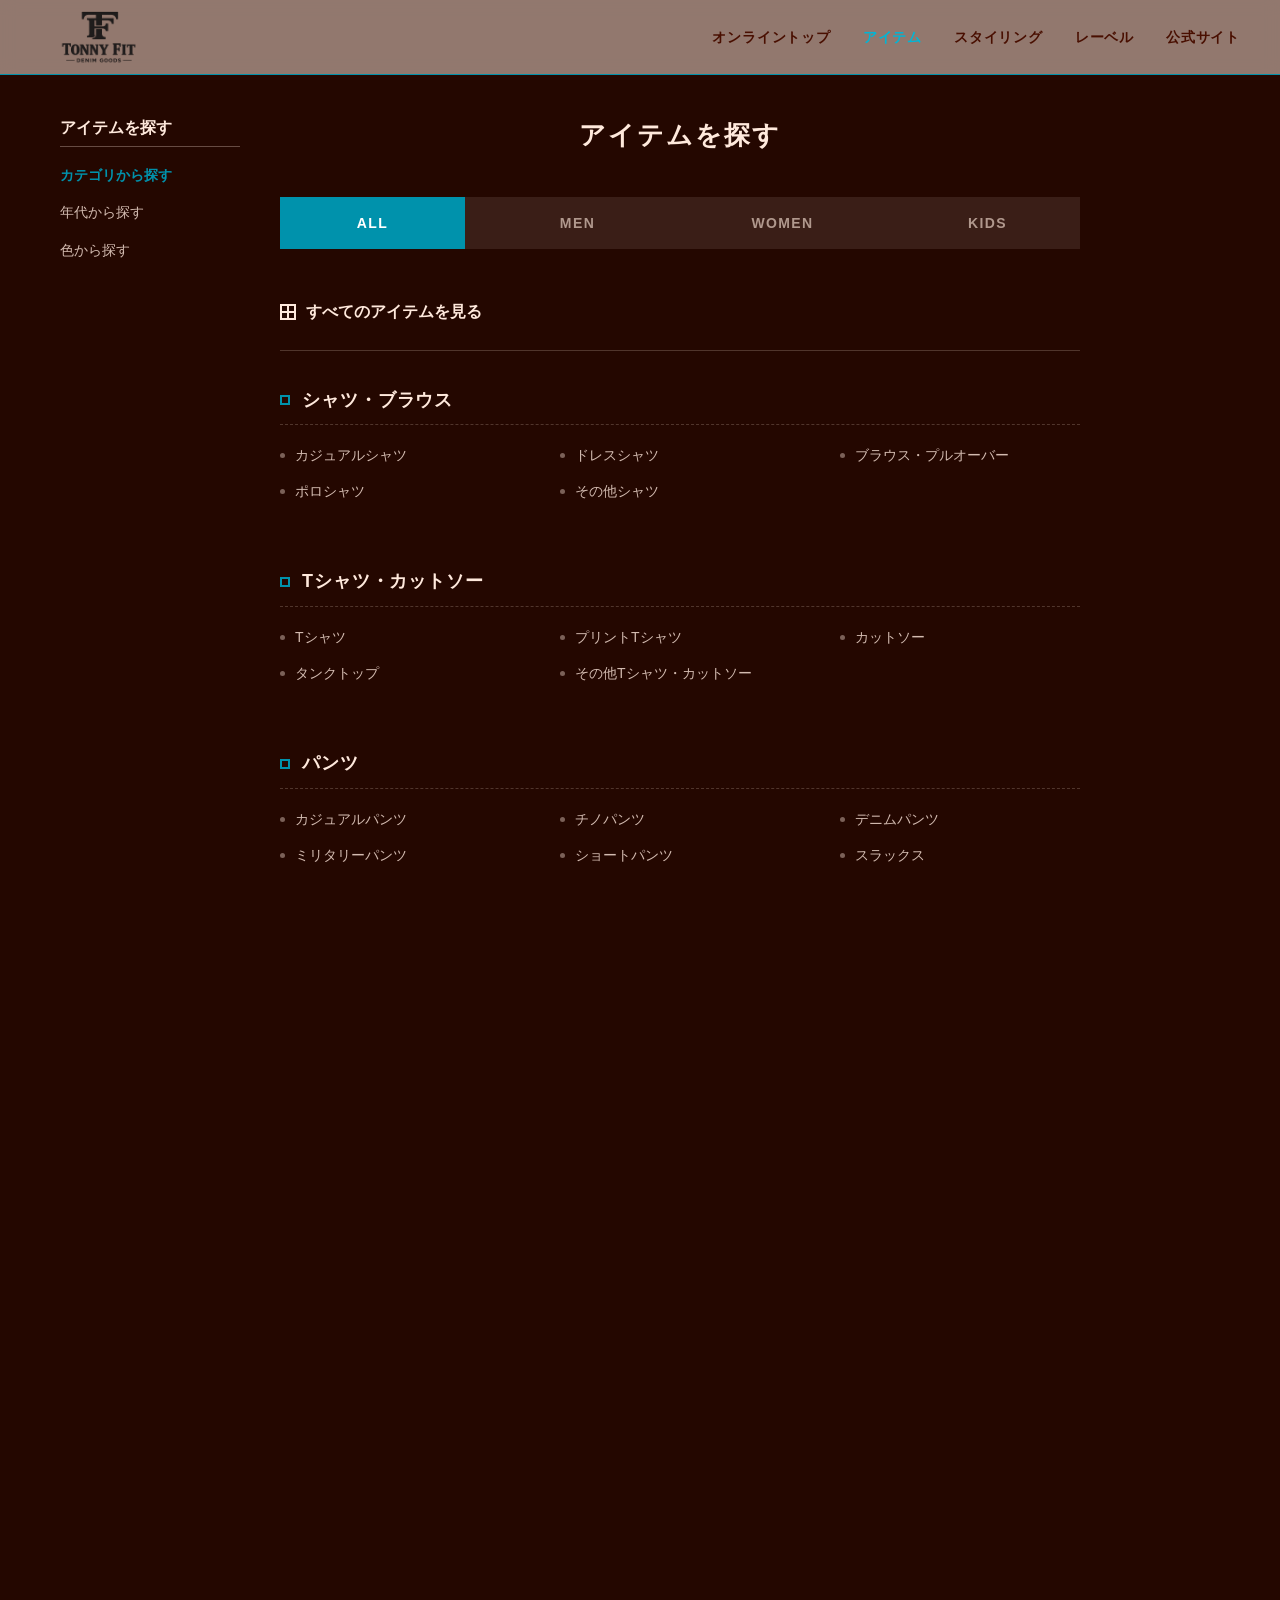
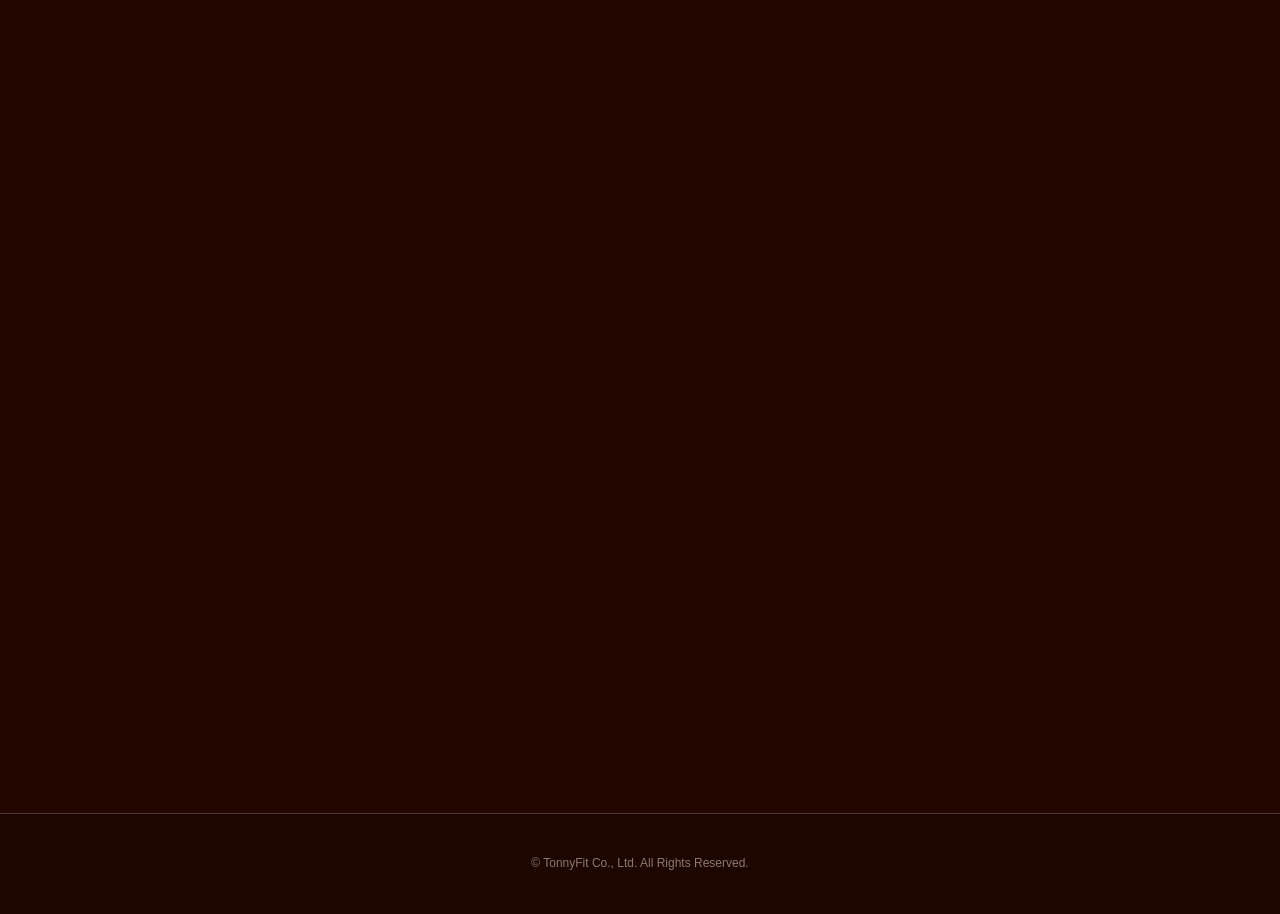
<file: onlineshop/category.html>
<!doctype html>
<html lang="ja">
  <head>
    <meta charset="UTF-8" />
    <meta name="viewport" content="width=device-width, initial-scale=1.0" />
    <title>アイテムを探す | TonnyFit</title>
    <!-- 💡 共通のCSSファイルを読み込み（これで土台やドット付きメニューも一発適用！） -->
    <link rel="stylesheet" href="../css/item.css" />

    <style>
      /* ==========================================
         アイテムページ専用のスタイル定義（グリッドと配置のみ）
         ========================================== */
      /* メインレイアウト（共通2カラム構造） */
      /* CSSの .container を以下に書き換える */
      /* メインレイアウトの修正 */
      /* container の中央寄せ設定を解除し、左詰めに戻す */
      .container {
        max-width: 1200px; /* 少し広げて余裕を持たせる */
        margin: 0 auto; /* 左右中央に配置 */
        display: flex;
        padding: 40px 20px;
        gap: 40px; /* gapを80pxから40pxに縮小 */
        justify-content: flex-start; /* 左寄せに戻す */
      }

      aside {
        width: 180px; /* サイドメニュー幅を少し縮める */
        flex-shrink: 0;
      }

      main {
        flex-grow: 1;
        max-width: 800px; /* コンテンツ幅を制限して左寄りに見せる */
      }

      .page-title {
        font-size: 26px;
        font-weight: 700;
        margin-bottom: 30px;
        letter-spacing: 2px;
      }

      /* サイドバー（アイテムを探す用ナビ） */

      .filter-section h3 {
        font-size: 16px;
        font-weight: bold;
        margin-bottom: 15px;
        border-bottom: 1px solid rgba(255, 233, 220, 0.3);
        padding-bottom: 5px;
      }
      .filter-list {
        list-style: none;
      }
      .filter-list li {
        margin-bottom: 12px;
      }
      .filter-list a {
        font-size: 14px;
        color: rgba(255, 233, 220, 0.8);
      }
      .filter-list a:hover {
        color: rgb(0, 146, 172);
      }

      /* スマホ表示の時のレイアウト微調整 */
      @media (max-width: 768px) {
        .container {
          flex-direction: column;
          gap: 20px;
        }
        aside {
          width: 100%;
          margin-bottom: 20px;
        }
      }
      /* --- フワッと表示用の共通スタイル --- */
      .scroll-fade-in {
        opacity: 0;
        transform: translateY(15px);
        transition:
          opacity 0.8s ease-out,
          transform 0.8s ease-out;
      }

      .scroll-fade-in.is-visible {
        opacity: 1;
        transform: translateY(0);
      }
      /* ページロード時にクラスが付与されていない要素を強制的に表示させない */
      .scroll-fade-in {
        opacity: 0;
        transform: translateY(15px);
        transition:
          opacity 0.8s ease-out,
          transform 0.8s ease-out;
      }
      /* コンテナを中央に寄せつつ、少しゆとりを持たせる */
      .label-container {
        max-width: 1000px; /* 少しタイトにすると中央感が強調されます */
        margin: 0 auto;
        padding: 60px 20px;
      }

      /* ページタイトルとタブも中央揃えに */
      .page-title {
        text-align: center;
        margin-bottom: 40px;
      }

      .tab-container {
        display: flex;
        justify-content: center; /* これでMENとWOMENが綺麗に中央に来ます */
        gap: 20px;
        margin-bottom: 50px;
      }
    </style>
  </head>
  <body>
    <!-- ヘッダー（共通CSSから自動適用） -->
    <header>
      <div class="header-container">
        <a href="online.html" class="logo">
          <img
            class="logo"
            src="../images/31833963-60DB-429D-B823-72A00010497C.png"
            alt="TonnyFitホーム"
          />
        </a>
        <nav class="nav-links">
          <a href="online.html">オンライントップ</a>
          <a href="category.html" style="color: rgb(0, 182, 214) !important"
            >アイテム</a
          >
          <a href="styling.html">スタイリング</a>
          <a href="label.html">レーベル</a>
          <a href="../index.html">公式サイト</a>
        </nav>
      </div>
    </header>

    <!-- メインレイアウト -->
    <div class="container">
      <!-- 左：サイドバー -->
      <aside>
        <div class="filter-section">
          <h3>アイテムを探す</h3>
          <ul class="filter-list">
            <li>
              <a href="#" style="font-weight: bold; color: rgb(0, 146, 172)"
                >カテゴリから探す</a
              >
            </li>
            <li><a href="#">年代から探す</a></li>
            <li><a href="#">色から探す</a></li>
          </ul>
        </div>
      </aside>

      <!-- 右：メインコンテンツ -->
      <main>
        <h2 class="page-title">アイテムを探す</h2>

        <!-- 性別選択（共通CSSから自動適用） -->
        <div class="tab-container">
          <span class="tab-item active">ALL</span>
          <span class="tab-item">MEN</span>
          <span class="tab-item">WOMEN</span>
          <span class="tab-item">KIDS</span>
        </div>

        <!-- 全てを見るリンク（共通CSSから自動適用） -->
        <div>
          <a href="index.html" class="all-items-link">すべてのアイテムを見る</a>
        </div>

        <!-- カテゴリブロック：シャツ -->
        <div class="category-group scroll-fade-in">
          <h3>シャツ・ブラウス</h3>
          <div class="sub-category-grid">
            <a href="index.html">カジュアルシャツ</a>
            <a href="#">ドレスシャツ</a>
            <a href="#">ブラウス・プルオーバー</a>
            <a href="#">ポロシャツ</a>
            <a href="#">その他シャツ</a>
          </div>
        </div>

        <!-- カテゴリブロック：Tシャツ -->
        <div class="category-group scroll-fade-in">
          <h3>Tシャツ・カットソー</h3>
          <div class="sub-category-grid">
            <a href="#">Tシャツ</a>
            <a href="#">プリントTシャツ</a>
            <a href="#">カットソー</a>
            <a href="#">タンクトップ</a>
            <a href="#">その他Tシャツ・カットソー</a>
          </div>
        </div>

        <!-- カテゴリブロック：パンツ -->
        <div class="category-group scroll-fade-in">
          <h3>パンツ</h3>
          <div class="sub-category-grid">
            <a href="#">カジュアルパンツ</a>
            <a href="#">チノパンツ</a>
            <a href="#">デニムパンツ</a>
            <a href="#">ミリタリーパンツ</a>
            <a href="#">ショートパンツ</a>
            <a href="#">スラックス</a>
          </div>
        </div>

        <!-- カテゴリブロック：アウター -->
        <div class="category-group scroll-fade-in">
          <h3>ジャケット・ブルゾン</h3>
          <div class="sub-category-grid">
            <a href="#">テーラードジャケット</a>
            <a href="#">ブルゾン</a>
            <a href="#">ダウンジャケット</a>
            <a href="#">ミリタリージャケット</a>
            <a href="#">コート</a>
          </div>
        </div>

        <!-- カテゴリブロック：追加分 -->
        <div class="category-group scroll-fade-in">
          <h3>アクセサリー</h3>
          <div class="sub-category-grid">
            <a href="#">ネックレス</a>
            <a href="#">リング</a>
            <a href="#">ブレスレット</a>
            <a href="#">ピアス・イヤリング</a>
            <a href="#">時計</a>
          </div>
        </div>

        <div class="category-group scroll-fade-in">
          <h3>バッグ・小物</h3>
          <div class="sub-category-grid">
            <a href="#">トートバッグ</a>
            <a href="#">リュック</a>
            <a href="#">ショルダーバッグ</a>
            <a href="#">財布・革小物</a>
            <a href="#">サングラス</a>
          </div>
        </div>

        <div class="category-group scroll-fade-in">
          <h3>シューズ</h3>
          <div class="sub-category-grid">
            <a href="#">スニーカー</a>
            <a href="#">ブーツ</a>
            <a href="#">サンダル</a>
            <a href="#">ドレスシューズ</a>
          </div>
        </div>

        <div class="category-group scroll-fade-in">
          <h3>ホーム・雑貨</h3>
          <div class="sub-category-grid">
            <a href="#">クッション</a>
            <a href="#">タオル</a>
            <a href="#">ステーショナリー</a>
            <a href="#">その他雑貨</a>
          </div>
        </div>

        <!-- さらにカテゴリを追加 -->
        <div class="category-group scroll-fade-in">
          <h3>ライフスタイル</h3>
          <div class="sub-category-grid">
            <a href="#">インテリア雑貨</a>
            <a href="#">フレグランス</a>
            <a href="#">アウトドア用品</a>
            <a href="#">トラベルグッズ</a>
          </div>
        </div>

        <div class="category-group scroll-fade-in">
          <h3>限定コレクション</h3>
          <div class="sub-category-grid">
            <a href="#">コラボレーション</a>
            <a href="#">ヴィンテージ復刻</a>
            <a href="#">シーズン限定品</a>
          </div>
        </div>

        <div class="category-group scroll-fade-in">
          <h3>ギフト・ケア用品</h3>
          <div class="sub-category-grid">
            <a href="#">ギフトラッピング</a>
            <a href="#">洗剤・メンテナンス</a>
            <a href="#">ケアツール</a>
          </div>
        </div>
      </main>
    </div>

    <!-- フッター（共通CSSから自動適用） -->
    <footer>
      <p>© TonnyFit Co., Ltd. All Rights Reserved.</p>
    </footer>

    <script>
      // 共通のスクロール監視処理
      document.addEventListener("DOMContentLoaded", () => {
        const observer = new IntersectionObserver(
          (entries) => {
            entries.forEach((entry) => {
              if (entry.isIntersecting) {
                entry.target.classList.add("is-visible");
              } else {
                entry.target.classList.remove("is-visible");
              }
            });
          },
          { threshold: 0.5 },
        );

        // scroll-fade-in クラスがついた要素すべてを監視対象にする
        document.querySelectorAll(".scroll-fade-in").forEach((el) => {
          observer.observe(el);
        });
      });

      // タブの切り替え処理（既存のコード）
      document.querySelectorAll(".tab-item").forEach((item) => {
        item.addEventListener("click", function () {
          document.querySelectorAll(".tab-item").forEach((tab) => {
            tab.classList.remove("active");
          });
          this.classList.add("active");
        });
      });

      // ページを開いた時、画面内にある要素を強制的に表示させる
      document.addEventListener("DOMContentLoaded", () => {
        const allElements = document.querySelectorAll(".scroll-fade-in");
        allElements.forEach((el) => {
          // 画面内にすでにある要素はすぐ表示
          const rect = el.getBoundingClientRect();
          if (rect.top < window.innerHeight) {
            el.classList.add("is-visible");
          }
        });
      });
    </script>
  </body>
</html>
</file>
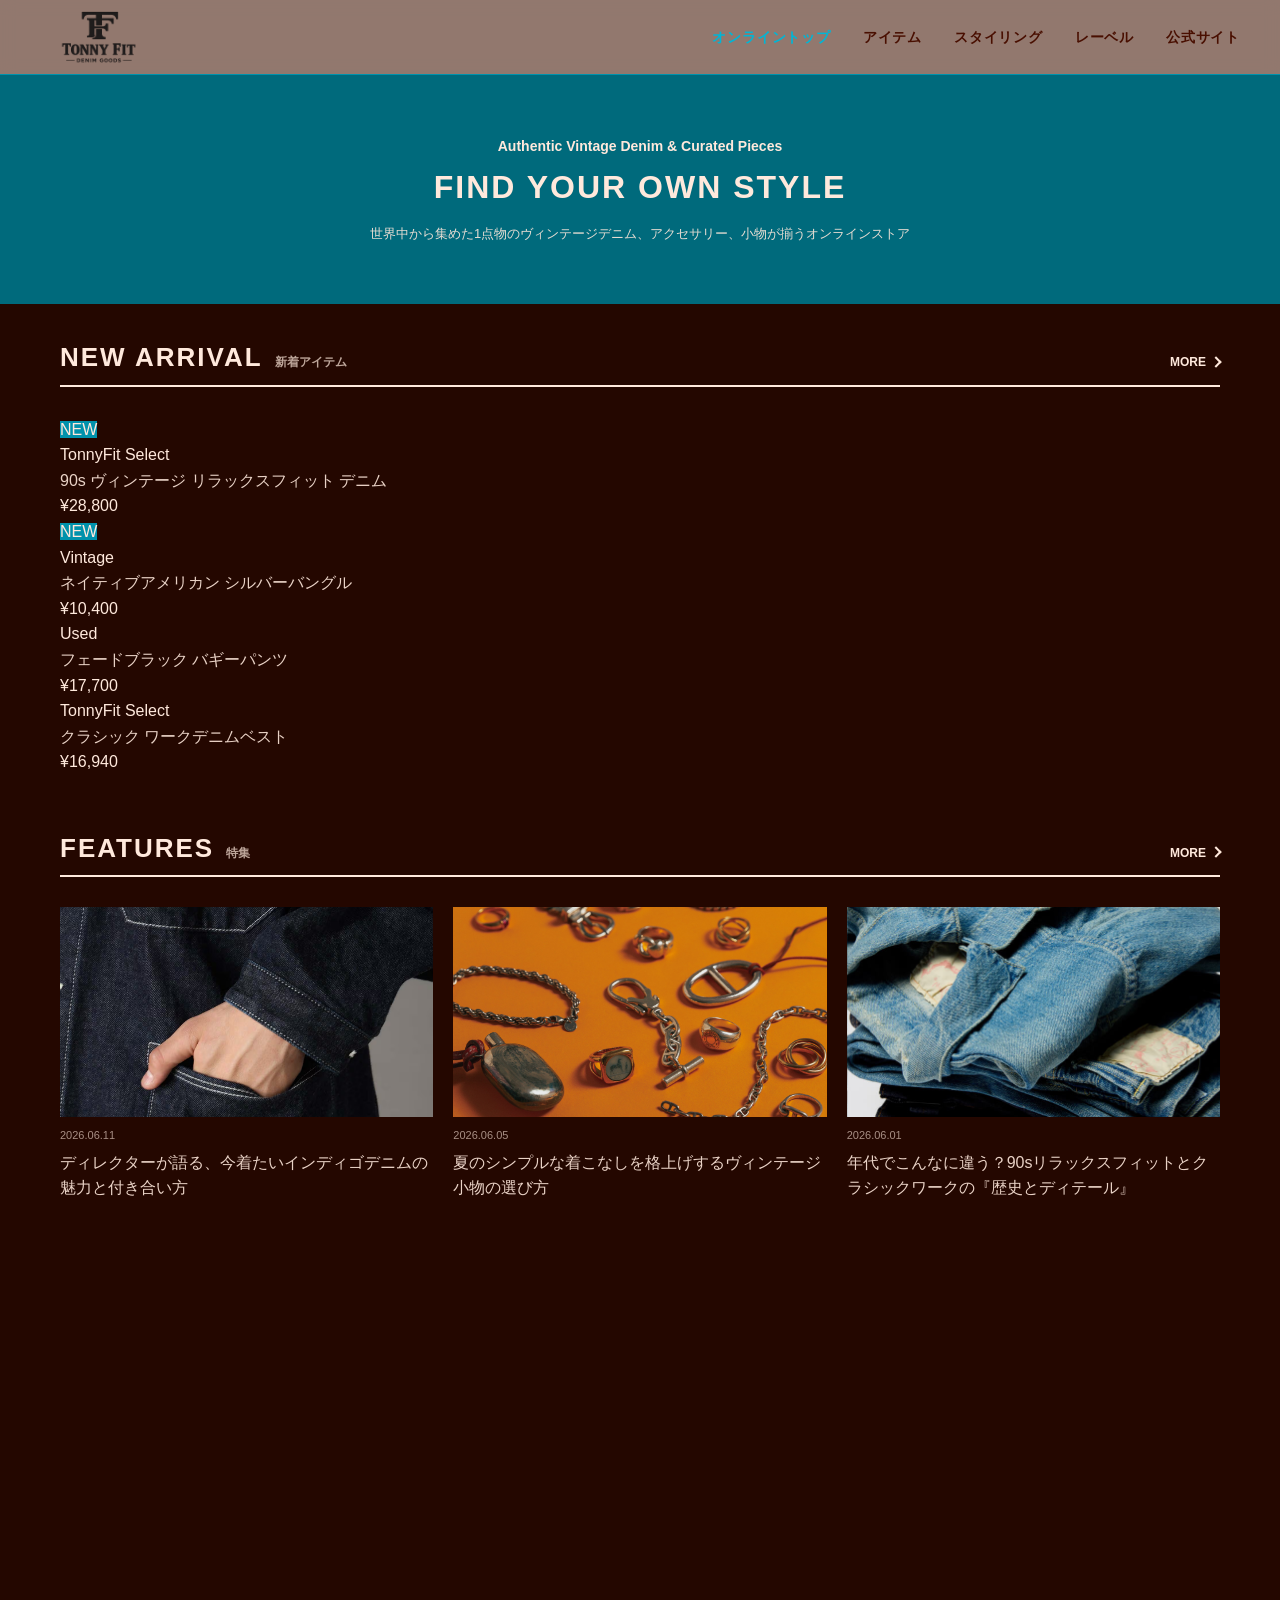
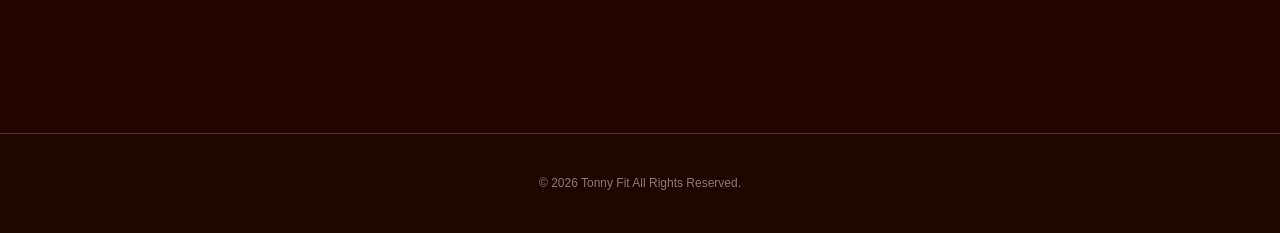
<file: onlineshop/online.html>
<!doctype html>
<html lang="ja">
  <head>
    <meta charset="UTF-8" />
    <meta name="viewport" content="width=device-width, initial-scale=1.0" />
    <title>TonnyFit | 公式オンラインショップ</title>
    <!-- 💡 共通のCSSファイルを読み込み（これでヘッダー・フッター・背景が自動適用！） -->
    <link rel="stylesheet" href="../css/item.css" />

    <style>
      /* ==========================================
         トップページ専用のスタイル定義（グリッドと装飾のみ）
         ========================================== */
      /* 1. メインビジュアル（カルーセルエリア） */
      .hero-carousel {
        width: 100%;
        background-color: rgb(0, 106, 124);
        color: rgb(255, 233, 220);
        padding: 60px 20px;
        text-align: center;
        margin-bottom: 40px;
      }
      .hero-inner {
        max-width: 1200px;
        margin: 0 auto;
      }
      .hero-title {
        font-size: 32px;
        font-weight: bold;
        letter-spacing: 2px;
        margin-bottom: 10px;
      }

      /* 2. セクションヘッダー */
      .top-section {
        max-width: 1200px;
        margin: 0 auto 60px auto;
        padding: 0 20px;
      }
      .section-header {
        display: flex;
        justify-content: space-between;
        align-items: flex-end;
        border-bottom: 2px solid rgb(255, 233, 220);
        padding-bottom: 12px;
        margin-bottom: 30px;
      }
      .section-title-box {
        display: flex;
        align-items: baseline;
        gap: 12px;
      }
      .section-title {
        font-size: 26px;
        font-family: "Impact", "Arial Black", sans-serif;
        font-weight: 900;
        letter-spacing: 2px;
        line-height: 1;
        color: rgb(255, 233, 220);
      }
      .section-subtitle {
        font-size: 12px;
        color: rgba(255, 233, 220, 0.7);
        font-weight: bold;
      }
      .view-more {
        font-size: 12px;
        font-weight: bold;
        color: rgb(255, 233, 220);
        display: flex;
        align-items: center;
      }
      .view-more:hover {
        color: rgb(0, 146, 172);
      }
      .view-more::after {
        content: "";
        display: inline-block;
        width: 6px;
        height: 6px;
        border-top: 2px solid currentColor;
        border-right: 2px solid currentColor;
        transform: rotate(45deg);
        margin-left: 6px;
        margin-bottom: 2px;
      }

      /* 各種テキストカラーの調整 */
      .brand-name,
      .price {
        color: rgb(255, 233, 220);
      }
      .product-name,
      .feature-text,
      .staff-info strong {
        color: rgba(255, 233, 220, 0.9);
      }
      .feature-date,
      .staff-info span {
        color: rgba(255, 233, 220, 0.6) !important;
      }

      /* 3. 特集用の変則グリッド */
      .features-grid {
        display: grid;
        grid-template-columns: repeat(auto-fill, minmax(280px, 1fr));
        gap: 20px;
      }
      .feature-card {
        display: flex;
        flex-direction: column;
      }
      .feature-image {
        width: 100%;
        aspect-ratio: 16 / 9;
        background-color: rgba(255, 233, 220, 0.1);
        margin-bottom: 10px;
        object-fit: cover;
      }
      .feature-date {
        font-size: 11px;
        margin-bottom: 5px;
      }

      /* 4. スタイリング用の4列グリッド */
      .styling-grid {
        display: grid;
        grid-template-columns: repeat(auto-fill, minmax(220px, 1fr));
        gap: 15px;
      }
      .styling-card {
        position: relative;
      }
      .styling-image {
        width: 100%;
        aspect-ratio: 3 / 4;
        background-color: rgba(255, 233, 220, 0.1);
        object-fit: cover;
      }
      .staff-info {
        margin-top: 8px;
        font-size: 12px;
      }

      /* スマホ表示の時の調整 */
      @media (max-width: 768px) {
        .hero-title {
          font-size: 24px;
        }
        .section-title {
          font-size: 22px;
        }
        .features-grid {
          grid-template-columns: repeat(1, 1fr);
        }
        .styling-grid {
          grid-template-columns: repeat(2, 1fr);
        }
      }

      /* アニメーション前の状態（ここが原因で透明になっています） */
      .scroll-fade-in {
        opacity: 0;
        transform: translateY(15px);
        transition:
          opacity 0.8s ease-out,
          transform 0.8s ease-out;
      }

      /* ★重要：ここが必要です！「is-visible」がついたら透明度を1にする */
      .scroll-fade-in.is-visible {
        opacity: 1;
        transform: translateY(0);
      }

      html,
      body {
        opacity: 1;
        visibility: visible;
      }
    </style>
  </head>
  <body>
    <!-- 共通ヘッダー -->
    <header>
      <div class="header-container">
        <a href="online.html" class="logo">
          <img
            class="logo"
            src="../images/31833963-60DB-429D-B823-72A00010497C.png"
            alt="TonnyFitホーム"
          />
        </a>
        <nav class="nav-links">
          <a href="online.html" style="color: rgb(0, 182, 214) !important"
            >オンライントップ</a
          >
          <a href="category.html">アイテム</a>
          <a href="styling.html">スタイリング</a>
          <a href="label.html">レーベル</a>
          <a href="../index.html">公式サイト</a>
        </nav>
      </div>
    </header>

    <!-- 1. メインビジュアル -->
    <section class="hero-carousel">
      <div class="hero-inner">
        <p
          style="
            font-size: 14px;
            font-weight: bold;
            margin-bottom: 5px;
            color: rgb(255, 233, 220);
          "
        >
          Authentic Vintage Denim & Curated Pieces
        </p>
        <h1
          class="hero-title"
          style="
            color: rgb(255, 233, 220);
            font-family: &quot;Impact&quot;, sans-serif;
          "
        >
          FIND YOUR OWN STYLE
        </h1>
        <p style="font-size: 13px; opacity: 0.9; color: rgb(255, 233, 220)">
          世界中から集めた1点物のヴィンテージデニム、アクセサリー、小物が揃うオンラインストア
        </p>
      </div>
    </section>

    <!-- 2. ピックアップ / 新着アイテム -->
    <section class="top-section scroll-fade-in">
      <div class="section-header">
        <div class="section-title-box">
          <h2 class="section-title">NEW ARRIVAL</h2>
          <span class="section-subtitle">新着アイテム</span>
        </div>
        <a href="category.html" class="view-more">MORE</a>
      </div>

      <div class="product-grid">
        <div class="product-card">
          <span class="badge new" style="background: rgb(0, 146, 172)"
            >NEW</span
          >
          <div
            class="product-image"
            style="
              background-image: url(&quot;https://via.placeholder.com/300x400?text=New+1&quot;);
              background-size: cover;
            "
          ></div>
          <div class="brand-name">TonnyFit Select</div>
          <div class="product-name">
            90s ヴィンテージ リラックスフィット デニム
          </div>
          <div class="price">¥28,800</div>
        </div>
        <div class="product-card">
          <span class="badge new" style="background: rgb(0, 146, 172)"
            >NEW</span
          >
          <div
            class="product-image"
            style="
              background-image: url(&quot;https://via.placeholder.com/300x400?text=New+2&quot;);
              background-size: cover;
            "
          ></div>
          <div class="brand-name">Vintage</div>
          <div class="product-name">ネイティブアメリカン シルバーバングル</div>
          <div class="price">¥10,400</div>
        </div>
        <div class="product-card">
          <div
            class="product-image"
            style="
              background-image: url(&quot;https://via.placeholder.com/300x400?text=New+3&quot;);
              background-size: cover;
            "
          ></div>
          <div class="brand-name">Used</div>
          <div class="product-name">フェードブラック バギーパンツ</div>
          <div class="price">¥17,700</div>
        </div>
        <div class="product-card">
          <div
            class="product-image"
            style="
              background-image: url(&quot;https://via.placeholder.com/300x400?text=New+4&quot;);
              background-size: cover;
            "
          ></div>
          <div class="brand-name">TonnyFit Select</div>
          <div class="product-name">クラシック ワークデニムベスト</div>
          <div class="price">¥16,940</div>
        </div>
      </div>
    </section>

    <!-- 3. 特集（FEATURES） -->
    <section class="top-section scroll-fade-in">
      <div class="section-header">
        <div class="section-title-box">
          <h2 class="section-title">FEATURES</h2>
          <span class="section-subtitle">特集</span>
        </div>
        <a href="#" class="view-more">MORE</a>
      </div>
      <div class="features-grid">
        <div class="feature-card">
          <div
            class="feature-image"
            style="
              background-image: url(../images/GX-Y01-006_1-5.avif);
              background-size: cover;
            "
          ></div>
          <span class="feature-date">2026.06.11</span>
          <p class="feature-text">
            ディレクターが語る、今着たいインディゴデニムの魅力と付き合い方
          </p>
        </div>
        <div class="feature-card">
          <div
            class="feature-image"
            style="
              background-image: url(../images/221117_ur_vintagejewelry_news.jpg);
              background-size: cover;
              background-position: center;
            "
          ></div>
          <span class="feature-date">2026.06.05</span>
          <p class="feature-text">
            夏のシンプルな着こなしを格上げするヴィンテージ小物の選び方
          </p>
        </div>

        <div class="feature-card">
          <div
            class="feature-image"
            style="
              background-image: url(../images/11-1-1.jpg);
              background-size: cover;
              background-position: center;
            "
          ></div>
          <span class="feature-date">2026.06.01</span>
          <p class="feature-text">
            年代でこんなに違う？90sリラックスフィットとクラシックワークの『歴史とディテール』
          </p>
        </div>
      </div>
    </section>

    <!-- 4. スタイリング（STYLING） -->
    <section class="top-section scroll-fade-in">
      <div class="section-header">
        <div class="section-title-box">
          <h2 class="section-title">STYLING</h2>
          <span class="section-subtitle">スタイリング</span>
        </div>
        <a href="styling.html" class="view-more">MORE</a>
      </div>

      <div class="styling-grid">
        <!-- 1人目：Takuya -->
        <div class="styling-card">
          <div
            class="styling-image"
            style="
              background-image: url(../images/19459c5cc15b237ceec2f2423d84359f.jpg);
              background-size: cover;
            "
          ></div>
          <p class="staff-info">
            <strong>Takuya</strong><br /><span>TonnyFit 表参道</span>
          </p>
        </div>

        <!-- 2人目：April -->
        <div class="styling-card">
          <div
            class="styling-image"
            style="
              background-image: url(../images/5810cc3a15cbf8d18a09d610f1d45d55.jpg);
              background-size: cover;
            "
          ></div>
          <p class="staff-info">
            <strong>Mei</strong><br /><span>TonnyFit 表参道</span>
          </p>
        </div>

        <!-- 3人目：Miku -->
        <div class="styling-card">
          <div
            class="styling-image"
            style="
              background-image: url(../images/2091ba13a1e55e1b36b4e8381c353899.jpg);
              background-size: cover;
            "
          ></div>
          <p class="staff-info">
            <strong>Miku</strong><br /><span>TonnyFit 表参道</span>
          </p>
        </div>

        <!-- 4人目：Rico -->
        <div class="styling-card">
          <div
            class="styling-image"
            style="
              background-image: url(../images/0fd02d78e0d00a75a6175a59ce4cce6b.jpg);
              background-size: cover;
            "
          ></div>
          <p class="staff-info">
            <strong>Rico</strong><br /><span>TonnyFit 表参道</span>
          </p>
        </div>

        <!-- 5人目：Hearin -->
        <div class="styling-card">
          <div
            class="styling-image"
            style="
              background-image: url(../images/O1CN01jOHK4A1KUX4lYiu5O__648361167.webp);
              background-size: cover;
            "
          ></div>
          <p class="staff-info">
            <strong>Hearin</strong><br /><span>オンラインショップ</span>
          </p>
        </div>

        <!-- 6人目：Hyungjun -->
        <!-- <div class="styling-card">
          <div
            class="styling-image"
            style="
              background-image: url(../images/O1CN01sb8oqZ1bcBH1I3oqU__692123485.webp);
              background-size: cover;
            "
          ></div>
          <p class="staff-info">
            <strong>Hyungjun</strong><br /><span>オンラインショップ</span>
          </p>
        </div> -->

        <!-- 7人目：Jessica -->
        <!-- <div class="styling-card">
          <div
            class="styling-image"
            style="
              background-image: url(../images/Levis-2024-look-1-.webp);
              background-size: cover;
            "
          ></div>
          <p class="staff-info">
            <strong>Jessica</strong><br /><span>オンラインショップ</span>
          </p>
        </div> -->

        <!-- 8人目：Lyra -->
        <!-- <div class="styling-card">
          <div
            class="styling-image"
            style="
              background-image: url(../images/O1CN014n5pMc1bcBGyEGPbO__692123485.webp);
              background-size: cover;
            "
          ></div>
          <p class="staff-info">
            <strong>Lyra</strong><br /><span>オンラインショップ</span>
          </p>
        </div> -->
      </div>
    </section>

    <!-- 共通フッター -->
    <footer>
      <p>© 2026 Tonny Fit All Rights Reserved.</p>
    </footer>

    <script>
      document.addEventListener("DOMContentLoaded", () => {
        const observer = new IntersectionObserver(
          (entries) => {
            entries.forEach((entry) => {
              if (entry.isIntersecting) {
                // 画面に入ったらクラスを追加
                entry.target.classList.add("is-visible");
              } else {
                // 画面から出たらクラスを削除（これで次また入った時にフワッとします！）
                entry.target.classList.remove("is-visible");
              }
            });
          },
          {
            threshold: 0.1, // 10%見えたら反応
          },
        );

        document.querySelectorAll(".scroll-fade-in").forEach((section) => {
          observer.observe(section);
        });
      });
    </script>
  </body>
</html>
</file>
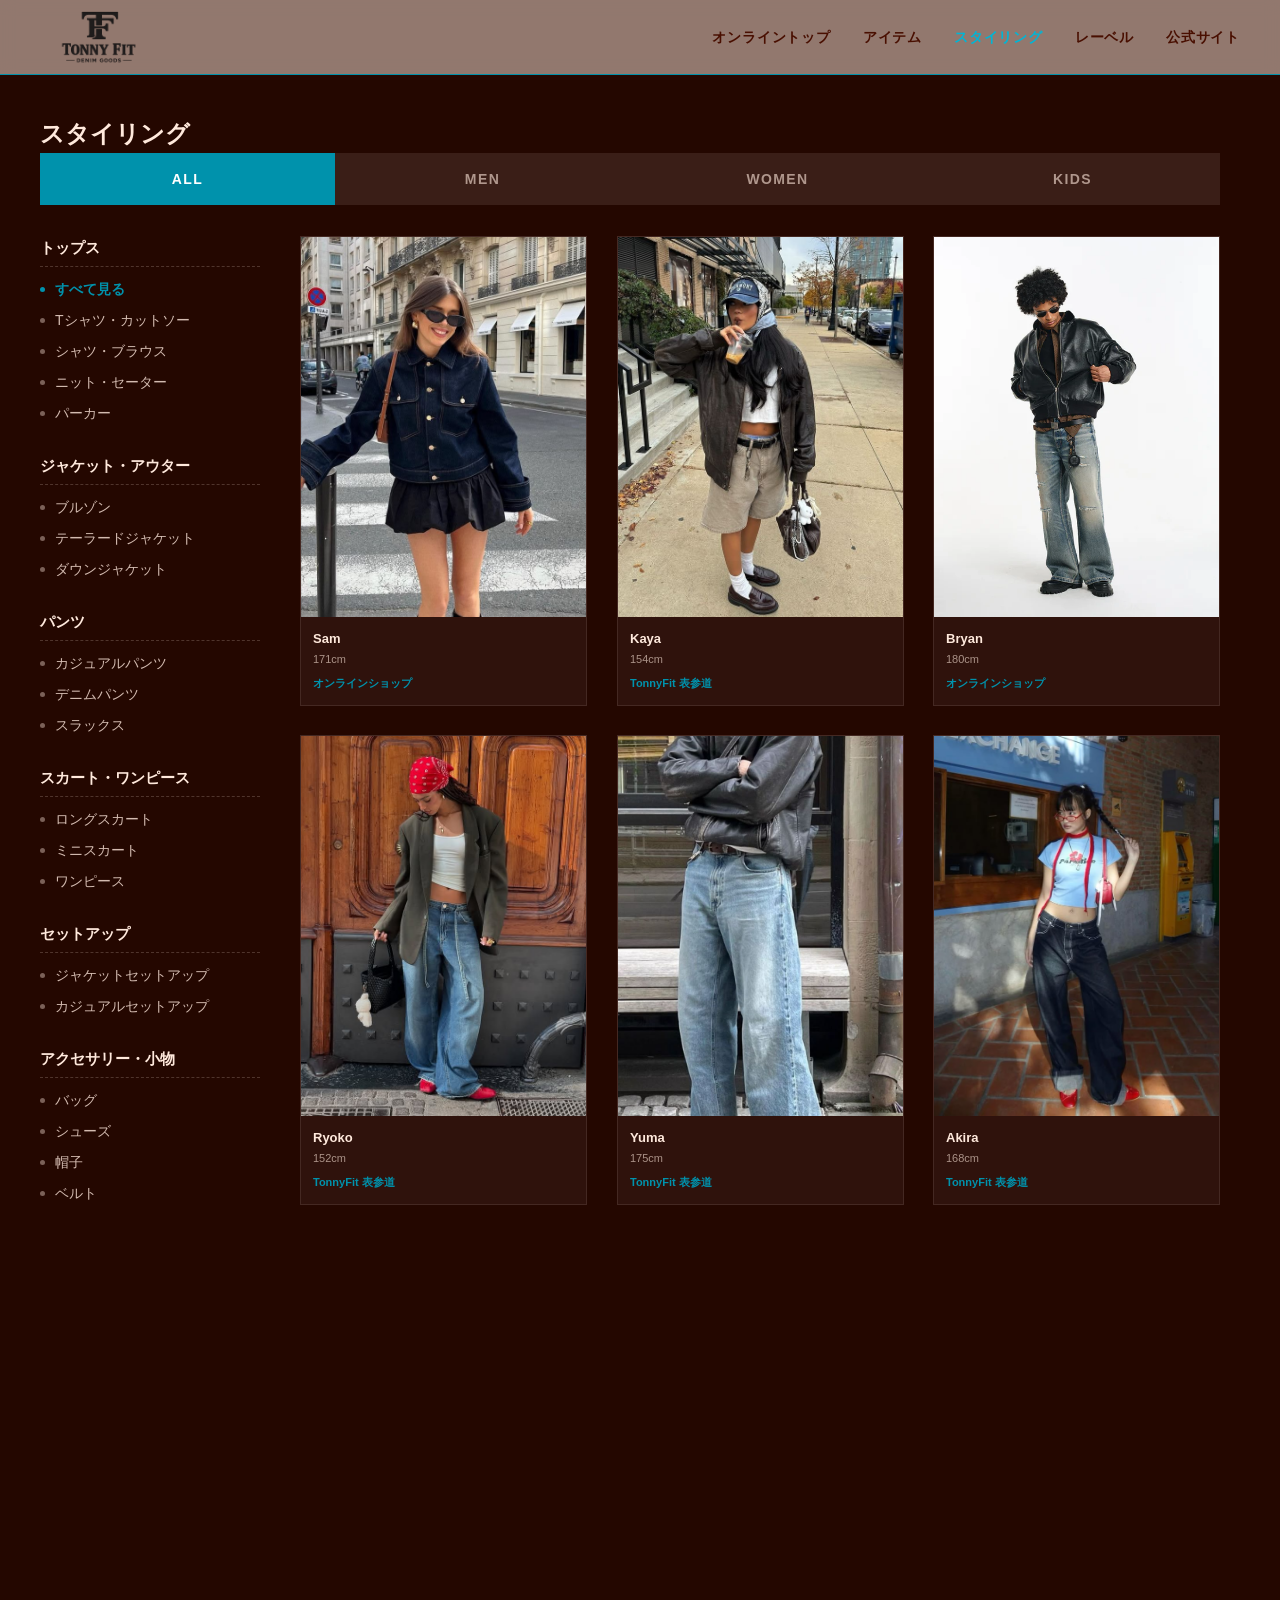
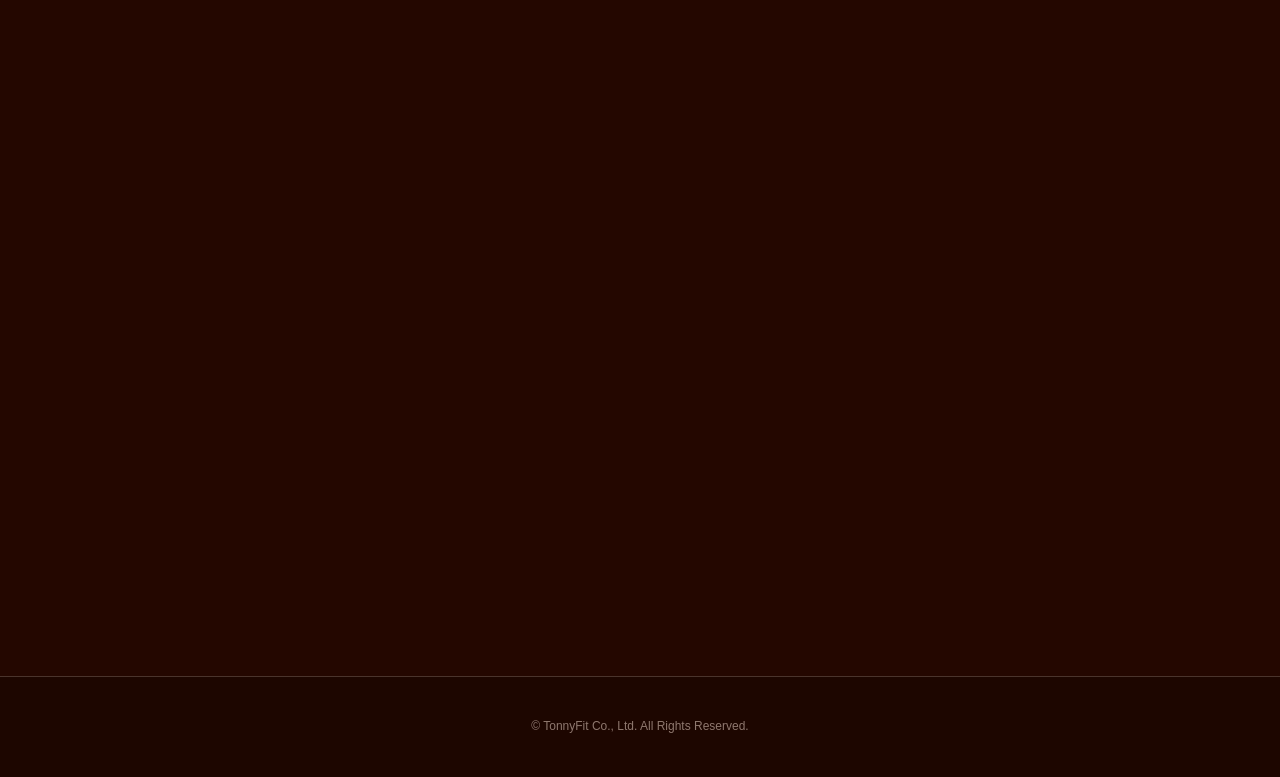
<file: onlineshop/styling.html>
<!doctype html>
<html lang="ja">
  <head>
    <meta charset="UTF-8" />
    <meta name="viewport" content="width=device-width, initial-scale=1.0" />
    <title>スタイリング | TonnyFit</title>
    <!-- 💡 共通のCSSファイルを読み込み（土台・性別タブ・ドット付きメニューはここで一発適用） -->
    <link rel="stylesheet" href="../css/item.css" />

    <style>
      /* ==========================================
         スタイリングページ専用のスタイル定義（グリッドと配置のみ）
         ========================================== */
      /* 1. コンテナのパディングを調整してさらに左へ */
      /* 1. コンテナの左余白を最小限に */
      .styling-container {
        max-width: 1200px;
        margin: 0 auto;
        /* 右は20px、左は0pxにして左端にぴったり寄せます */
        padding: 40px 20px 40px 0px;
      }
      /* 2. レイアウト全体：サイドメニューとメインを柔軟に並べる */
      .content-layout {
        display: flex;
        gap: 3vw; /* 隙間も画面幅に合わせて変化 */
        justify-content: flex-start;
      }

      /* 2. サイドメニュー自体の左余白を強制リセット */
      .side-menu {
        width: 220px;
        flex-shrink: 0;
        margin-left: 0 !important; /* 他の余白指定を無視して左端へ */
        padding-left: 0 !important;
      }

      /* 右側：メインコンテンツが残りのスペースを自動で埋める */
      .main-content {
        flex: 1; /* 柔軟に伸縮 */
      }

      .page-title,
      .tab-container {
        text-align: left;
        justify-content: flex-start;
      }

      /* 2カラムレイアウトの箱 */
      .content-layout {
        display: flex;
        gap: 40px;
      }

      /* 左側：サイドメニュー（幅の固定のみ） */

      .menu-group {
        margin-bottom: 30px;
      }
      .menu-group h3 {
        /* font-size: 15px; を削除して以下に変更 */
        font-size: clamp(15px, 1.1vw, 15px);
        font-weight: bold;
        margin-bottom: 12px;
        padding-bottom: 6px;
        border-bottom: 1px dashed rgba(255, 233, 220, 0.2);
        color: rgb(255, 233, 220);
      }

      /* メニュー内のリンクの左余白もリセット */
      .menu-list li a {
        padding-left: 0;
      }
      /* 右側：スタイリンググリッド */
      /* 3. メニューリストの左余白も完全にリセット */
      .menu-list {
        list-style: none;
        margin-left: 0;
        padding-left: 0;
        display: flex;
        flex-direction: column;
        gap: 10px;
      }
      .styling-grid {
        display: grid;
        grid-template-columns: repeat(2, 1fr);
        gap: 30px;
      }
      @media (min-width: 768px) {
        .styling-grid {
          grid-template-columns: repeat(3, 1fr);
        }
      }

      /* スナップ写真のカードデザイン */
      .styling-card {
        background-color: rgba(255, 233, 220, 0.05);
        display: flex;
        flex-direction: column;
        /* 影と動きの両方をスムーズに設定 */
        transition: all 0.3s ease;
        border: 1px solid rgba(255, 233, 220, 0.1);
        text-decoration: none; /* aタグの標準装飾を消す */
        cursor: pointer;
      }
      .styling-card:hover {
        transform: translateY(-8px);
        box-shadow: 0 10px 20px rgba(0, 0, 0, 0.4);
        border-color: rgb(255, 123, 0);
      }
      .styling-image-box {
        width: 100%;
        aspect-ratio: 3 / 4;
        background-color: #333;
        overflow: hidden;
      }
      .styling-image-box img {
        width: 100%;
        height: 100%;
        object-fit: cover;
      }
      .styling-info {
        padding: 12px;
      }
      .staff-name {
        font-size: 13px;
        font-weight: bold;
        color: rgb(255, 233, 220);
        margin-bottom: 2px;
      }
      .staff-height {
        font-size: 11px;
        color: rgba(255, 233, 220, 0.6);
        margin-bottom: 6px;
      }
      .shop-name {
        font-size: 11px;
        color: rgb(0, 146, 172);
        font-weight: bold;
      }

      /* スマホ表示の調整 */
      /* スマホ表示の調整（ここだけ切り替え） */
      @media (max-width: 768px) {
        .styling-container {
          padding: 20px 15px;
        }
        .content-layout {
          flex-direction: column;
        }
        .side-menu {
          width: 100%;
        }
      }
      /* フワッと表示用のスタイル */
      .scroll-fade-in {
        opacity: 0;
        transform: translateY(20px);
        transition:
          opacity 0.8s ease-out,
          transform 0.8s ease-out;
        /* 念のため追加：アニメーションさせる要素にはこれを入れると安定します */
        will-change: opacity, transform;
      }

      /* 表示された時のクラス */
      .scroll-fade-in.is-visible {
        opacity: 1;
        transform: translateY(0);
      }
      /* 追加：特集セクションのスタイル */
      .feature-section {
        margin: 60px 0;
      }
      .feature-title {
        font-size: 20px;
        margin-bottom: 20px;
        color: #fff;
      }
      .feature-banner {
        width: 100%;
        height: 300px;
        background:
          linear-gradient(rgba(0, 0, 0, 0.3), rgba(0, 0, 0, 0.3)),
          url("../images/78a9795290b6eb954cb4142fe2b58b2b.jpg"); /* ここに画像パスを入れてね */
        background-size: cover;
        background-position: center;
        display: flex;
        align-items: center;
        justify-content: center;
        text-align: center;
        color: white;
      }
      .feature-btn {
        margin-top: 15px;
        padding: 10px 30px;
        background: transparent;
        border: 1px solid white;
        color: white;
        cursor: pointer;
        transition: 0.3s;
      }
      .feature-btn:hover {
        background: white;
        color: #333;
      }
    </style>
  </head>
  <body>
    <!-- ヘッダー（共通CSSから自動適用） -->
    <header>
      <div class="header-container">
        <a href="online.html" class="logo">
          <img
            class="logo"
            src="../images/31833963-60DB-429D-B823-72A00010497C.png"
            alt="TonnyFitホーム"
          />
        </a>
        <nav class="nav-links">
          <a href="online.html">オンライントップ</a>
          <a href="category.html">アイテム</a>
          <a href="styling.html" style="color: rgb(0, 182, 214) !important"
            >スタイリング</a
          >
          <a href="label.html">レーベル</a>
          <a href="../index.html">公式サイト</a>
        </nav>
      </div>
    </header>

    <!-- メインコンテンツ -->
    <div class="styling-container">
      <h2 class="page-title scroll-fade-in">スタイリング</h2>

      <!-- 性別タブ（共通復活版CSSが完璧にサポート！） -->
      <div class="tab-container scroll-fade-in">
        <span class="tab-item active">ALL</span>
        <span class="tab-item">MEN</span>
        <span class="tab-item">WOMEN</span>
        <span class="tab-item">KIDS</span>
      </div>

      <!-- 左右2カラムのレイアウト開始 -->
      <div class="content-layout">
        <!-- 左側：BEAMS風 箇条書き選択サイドメニュー -->
        <aside class="side-menu scroll-fade-in">
          <div class="menu-group">
            <h3>トップス</h3>
            <!-- 💡 共通のドット＆光るエフェクトを効かせるため、クラス名に「sub-category-grid」を借用しています -->
            <ul
              class="menu-list sub-category-grid"
              style="display: flex; flex-direction: column"
            >
              <li><a href="#" class="highlight">すべて見る</a></li>
              <li><a href="#">Tシャツ・カットソー</a></li>
              <li><a href="#">シャツ・ブラウス</a></li>
              <li><a href="#">ニット・セーター</a></li>
              <li><a href="#">パーカー</a></li>
            </ul>
          </div>
          <div class="menu-group">
            <h3>ジャケット・アウター</h3>
            <ul
              class="menu-list sub-category-grid"
              style="display: flex; flex-direction: column"
            >
              <li><a href="#">ブルゾン</a></li>
              <li><a href="#">テーラードジャケット</a></li>
              <li><a href="#">ダウンジャケット</a></li>
            </ul>
          </div>
          <div class="menu-group">
            <h3>パンツ</h3>
            <ul
              class="menu-list sub-category-grid"
              style="display: flex; flex-direction: column"
            >
              <li><a href="#">カジュアルパンツ</a></li>
              <li><a href="#">デニムパンツ</a></li>
              <li><a href="#">スラックス</a></li>
            </ul>
          </div>

          <div class="menu-group">
            <h3>スカート・ワンピース</h3>
            <ul
              class="menu-list sub-category-grid"
              style="display: flex; flex-direction: column"
            >
              <li><a href="#">ロングスカート</a></li>
              <li><a href="#">ミニスカート</a></li>
              <li><a href="#">ワンピース</a></li>
            </ul>
          </div>

          <div class="menu-group">
            <h3>セットアップ</h3>
            <ul
              class="menu-list sub-category-grid"
              style="display: flex; flex-direction: column"
            >
              <li><a href="#">ジャケットセットアップ</a></li>
              <li><a href="#">カジュアルセットアップ</a></li>
            </ul>
          </div>

          <div class="menu-group">
            <h3>アクセサリー・小物</h3>
            <ul
              class="menu-list sub-category-grid"
              style="display: flex; flex-direction: column"
            >
              <li><a href="#">バッグ</a></li>
              <li><a href="#">シューズ</a></li>
              <li><a href="#">帽子</a></li>
              <li><a href="#">ベルト</a></li>
            </ul>
          </div>
        </aside>

        <!-- 右側：スナップ写真一覧 -->
        <main class="main-content">
          <div class="styling-grid">
            <!-- カード1 -->
            <a href="#" class="styling-card scroll-fade-in">
              <div class="styling-image-box">
                <img
                  src="../images/7394c4ccf2e1499df6699dbb7e5f94a7.jpg"
                  alt="スタイリング1"
                />
              </div>
              <div class="styling-info">
                <p class="staff-name">Sam</p>
                <p class="staff-height">171cm</p>
                <p class="shop-name">オンラインショップ</p>
              </div>
            </a>

            <!-- カード2 -->
            <a href="#" class="styling-card scroll-fade-in">
              <div class="styling-image-box">
                <img
                  src="../images/23f1def886ad643c2c204ad3e2ae9638.jpg"
                  alt="スタイリング2"
                />
              </div>
              <div class="styling-info">
                <p class="staff-name">Kaya</p>
                <p class="staff-height">154cm</p>
                <p class="shop-name">TonnyFit 表参道</p>
              </div>
            </a>

            <!-- カード3 -->
            <a href="#" class="styling-card scroll-fade-in">
              <div class="styling-image-box">
                <img
                  src="../images/O1CN01c9syZG2K3yRcYOKTo__2793749502.webp"
                  alt="スタイリング3"
                />
              </div>
              <div class="styling-info">
                <p class="staff-name">Bryan</p>
                <p class="staff-height">180cm</p>
                <p class="shop-name">オンラインショップ</p>
              </div>
            </a>

            <!-- カード4 -->
            <a href="#" class="styling-card scroll-fade-in">
              <div class="styling-image-box">
                <img
                  src="../images/94f77373b83cf2d0a221d2ef3afc983c.jpg"
                  alt="スタイリング4"
                />
              </div>
              <div class="styling-info">
                <p class="staff-name">Ryoko</p>
                <p class="staff-height">152cm</p>
                <p class="shop-name">TonnyFit 表参道</p>
              </div>
            </a>

            <!-- カード5 -->
            <a href="#" class="styling-card scroll-fade-in">
              <div class="styling-image-box">
                <img
                  src="../images/19459c5cc15b237ceec2f2423d84359f.jpg"
                  alt="スタイリング5"
                />
              </div>
              <div class="styling-info">
                <p class="staff-name">Yuma</p>
                <p class="staff-height">175cm</p>
                <p class="shop-name">TonnyFit 表参道</p>
              </div>
            </a>
            <!-- カード6 -->
            <a href="#" class="styling-card scroll-fade-in">
              <div class="styling-image-box">
                <img
                  src="../images/0e3e173a370a5e841f7a58057c031f04.jpg"
                  alt="スタイリング6"
                />
              </div>
              <div class="styling-info">
                <p class="staff-name">Akira</p>
                <p class="staff-height">168cm</p>
                <p class="shop-name">TonnyFit 表参道</p>
              </div>
            </a>

            <!-- カード7 -->
            <a href="#" class="styling-card scroll-fade-in">
              <div class="styling-image-box">
                <img
                  src="../images/e834134d18a4ad0d8bb39d3eb968347f.jpg"
                  alt="スタイリング7"
                />
              </div>
              <div class="styling-info">
                <p class="staff-name">Minji</p>
                <p class="staff-height">163cm</p>
                <p class="shop-name">オンラインショップ</p>
              </div>
            </a>

            <!-- カード8 -->
            <a href="#" class="styling-card scroll-fade-in">
              <div class="styling-image-box">
                <img
                  src="../images/O1CN01ppGon422u2RcJwDD4__2367667179.jpg"
                  alt="スタイリング8"
                />
              </div>
              <div class="styling-info">
                <p class="staff-name">Jeff</p>
                <p class="staff-height">182cm</p>
                <p class="shop-name">オンラインショップ</p>
              </div>
            </a>

            <!-- カード9 -->
            <a href="#" class="styling-card scroll-fade-in">
              <div class="styling-image-box">
                <img
                  src="../images/O1CN01Z8AcxJ2K3yRcwZRiQ__2793749502.webp"
                  alt="スタイリング9"
                />
              </div>
              <div class="styling-info">
                <p class="staff-name">ai</p>
                <p class="staff-height">166cm</p>
                <p class="shop-name">オンラインショップ</p>
              </div>
            </a>
          </div>
          <!-- 追加：特集バナーセクション -->
          <section class="feature-section scroll-fade-in">
            <h3 class="feature-title">今週のピックアップ</h3>
            <div class="feature-banner">
              <div class="feature-text">
                <p>SEASON LOOKBOOK</p>
                <h4>Spring Collection 2026</h4>
              </div>
            </div>
          </section>
        </main>
      </div>
    </div>

    <!-- フッター（共通CSSから自動適用） -->
    <footer>
      <p>© TonnyFit Co., Ltd. All Rights Reserved.</p>
    </footer>

    <script>
      document.addEventListener("DOMContentLoaded", () => {
        const observer = new IntersectionObserver(
          (entries) => {
            entries.forEach((entry) => {
              if (entry.isIntersecting) {
                entry.target.classList.add("is-visible");
              } else {
                // 画面から出たらクラスを外すことで、再度スクロールした時にアニメーションが再発動する
                entry.target.classList.remove("is-visible");
              }
            });
          },
          { threshold: 0.1 },
        );

        document.querySelectorAll(".scroll-fade-in").forEach((el) => {
          observer.observe(el);
        });
      });

      // タブ切り替え処理
      document.querySelectorAll(".tab-item").forEach((item) => {
        item.addEventListener("click", function () {
          document.querySelectorAll(".tab-item").forEach((tab) => {
            tab.classList.remove("active");
          });
          this.classList.add("active");
        });
      });
    </script>
  </body>
</html>
</file>
<file: css/item.css>
/* ==========================================
   1. 全体のリセットと基本設定
   ========================================== */
* {
  box-sizing: border-box;
  margin: 0;
  padding: 0;
}
body {
  font-family:
    "Helvetica Neue", Arial, "Hiragino Kaku Gothic ProN", "Hiragino Sans",
    Meiryo, sans-serif;
  color: rgb(255, 233, 220); /* 共通文字色：クリーム色 */
  background-color: rgb(36, 7, 0); /* 共通背景色：深い赤茶 */
  line-height: 1.6;
}
a {
  color: rgb(255, 233, 220);
  text-decoration: none;
  transition: color 0.2s ease;
}

/* ==========================================
   2. 共通ヘッダー（透け感×すりガラスボカシ）
   ========================================== */
header {
  border-bottom: 1px solid rgb(0, 146, 172);
  padding: 0 20px;
  position: sticky;
  top: 0;
  background-color: rgba(255, 233, 220, 0.5);
  backdrop-filter: blur(8px);
  -webkit-backdrop-filter: blur(8px);
  z-index: 1000;
  height: 75px;
  display: flex !important;
  align-items: center;
}
.header-container {
  width: 100%;
  max-width: 1200px;
  margin: 0 auto;
  display: flex !important;
  justify-content: space-between;
  align-items: center;
}
a.logo {
  display: flex !important;
  align-items: center;
  height: 120px;
  min-width: 150px;
}
img.logo {
  height: 100% !important;
  max-height: 120px !important;
  width: auto !important;
  display: block !important;
  object-fit: contain;
  margin-top: 10px;
}
.nav-links {
  display: flex !important;
  gap: 32px;
  height: 75px;
  align-items: center;
  list-style: none;
}
.nav-links a {
  font-size: 14px;
  font-weight: 700;
  color: rgb(73, 15, 0) !important; /* ヘッダー内は赤茶文字 */
  letter-spacing: 0.8px;
  position: relative;
}
.nav-links a:hover {
  color: rgb(0, 146, 172) !important; /* ホバーで水色 */
}
.nav-links a::after {
  content: "";
  position: absolute;
  bottom: -6px;
  left: 0;
  width: 100%;
  height: 2px;
  background-color: rgb(0, 146, 172);
  transform: scaleX(0);
  transition: transform 0.2s ease;
}
.nav-links a:hover::after {
  transform: scaleX(1); /* 線が伸びる */
}

/* ==========================================
   3. 共通・性別タブ（ここが復活ポイント！）
   ========================================== */
.tab-container {
  display: flex !important; /* 横並びを絶対に維持 */
  width: 100%;
  background-color: rgba(255, 233, 220, 0.1);
  margin-bottom: 30px;
}
.tab-item {
  flex: 1;
  text-align: center;
  padding: 15px 0;
  font-size: 14px;
  font-weight: bold;
  letter-spacing: 0.1em;
  cursor: pointer;
  color: rgba(255, 233, 220, 0.6) !important;
  background-color: transparent;
  transition:
    background-color 0.2s,
    color 0.2s;
  display: block !important;
}
.tab-item.active {
  background-color: rgb(0, 146, 172) !important; /* TonnyFit水色 */
  color: #ffffff !important;
}
.tab-item:not(.active):hover {
  background-color: rgba(255, 233, 220, 0.2) !important;
  color: rgb(255, 233, 220) !important;
}

/* ==========================================
   4. BEAMS風・ドット付き箇条書きメニュー（category用）
   ========================================== */
.all-items-link {
  display: flex;
  align-items: center;
  gap: 10px;
  font-size: 16px;
  font-weight: bold;
  color: rgb(255, 233, 220);
  padding-bottom: 25px;
  border-bottom: 1px solid rgba(255, 233, 220, 0.2);
  margin-bottom: 35px;
}
.all-items-link::before {
  content: "";
  display: inline-block;
  width: 16px;
  height: 16px;
  border: 2px solid rgb(255, 233, 220);
  box-sizing: border-box;
  background:
    linear-gradient(
      to right,
      transparent 40%,
      rgb(255, 233, 220) 40%,
      rgb(255, 233, 220) 60%,
      transparent 60%
    ),
    linear-gradient(
      to bottom,
      transparent 40%,
      rgb(255, 233, 220) 40%,
      rgb(255, 233, 220) 60%,
      transparent 60%
    );
}
.all-items-link:hover {
  color: rgb(0, 146, 172);
}
.category-group {
  margin-bottom: 45px;
  padding-bottom: 20px;
}
.category-group h3 {
  font-size: 18px;
  font-weight: bold;
  margin-top: 0;
  margin-bottom: 20px;
  padding-bottom: 10px;
  display: flex;
  align-items: center;
  gap: 12px;
  letter-spacing: 0.05em;
  border-bottom: 1px dashed rgba(255, 233, 220, 0.2);
  color: rgb(255, 233, 220);
}
.category-group h3::before {
  content: "";
  display: inline-block;
  width: 10px;
  height: 10px;
  border: 2px solid rgb(0, 146, 172);
  box-sizing: border-box;
}
.sub-category-grid {
  display: grid;
  grid-template-columns: repeat(2, 1fr);
  gap: 15px 40px;
}
@media (min-width: 768px) {
  .sub-category-grid {
    grid-template-columns: repeat(3, 1fr);
  }
}
.sub-category-grid a {
  font-size: 14px;
  color: rgba(255, 233, 220, 0.8);
  line-height: 1.5;
  display: flex;
  align-items: center;
  gap: 10px;
}
.sub-category-grid a::before {
  content: "";
  display: inline-block;
  width: 5px;
  height: 5px;
  background-color: rgba(255, 233, 220, 0.4);
  border-radius: 50%;
  flex-shrink: 0;
  transition: background-color 0.2s;
}
.sub-category-grid a:hover {
  color: rgb(0, 146, 172) !important;
}
.sub-category-grid a:hover::before {
  background-color: rgb(0, 146, 172);
}
.sub-category-grid a.highlight {
  font-weight: bold;
  color: rgb(0, 146, 172);
}
.sub-category-grid a.highlight::before {
  background-color: rgb(0, 146, 172);
}

/* ==========================================
   5. 共通フッター
   ========================================== */
footer {
  background-color: rgba(0, 0, 0, 0.2);
  border-top: 1px solid rgba(255, 233, 220, 0.2);
  padding: 40px 20px;
  margin-top: 60px;
  font-size: 12px;
  text-align: center;
  color: rgba(255, 233, 220, 0.5);
}

/* スマホ対応 */
@media (max-width: 768px) {
  header {
    height: 60px;
  }
  img.logo {
    max-height: 100px !important;
  }
  .nav-links {
    gap: 16px;
    height: auto;
  }
  .nav-links a {
    font-size: 13px;
  }
  .nav-links a::after {
    display: none;
  }
  .sub-category-grid {
    grid-template-columns: repeat(2, 1fr);
    gap: 15px;
  }
}
</file>
